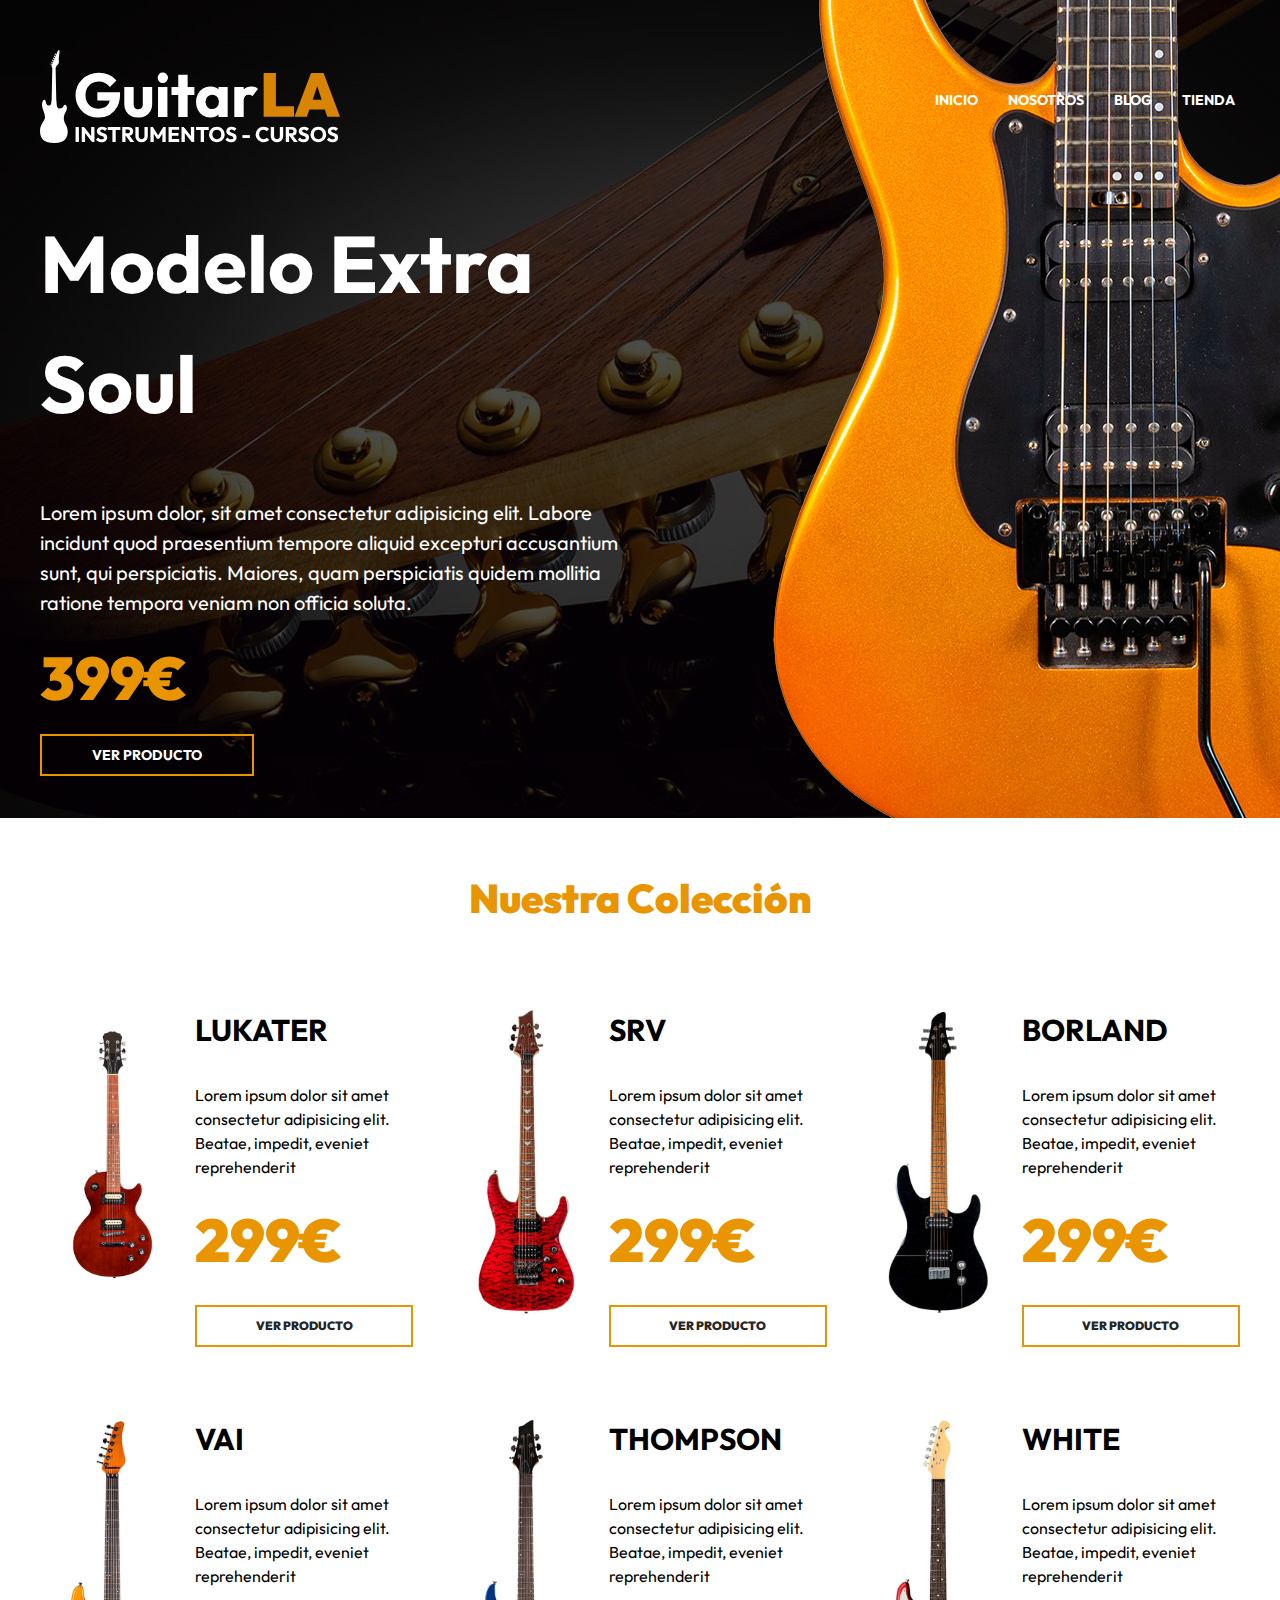
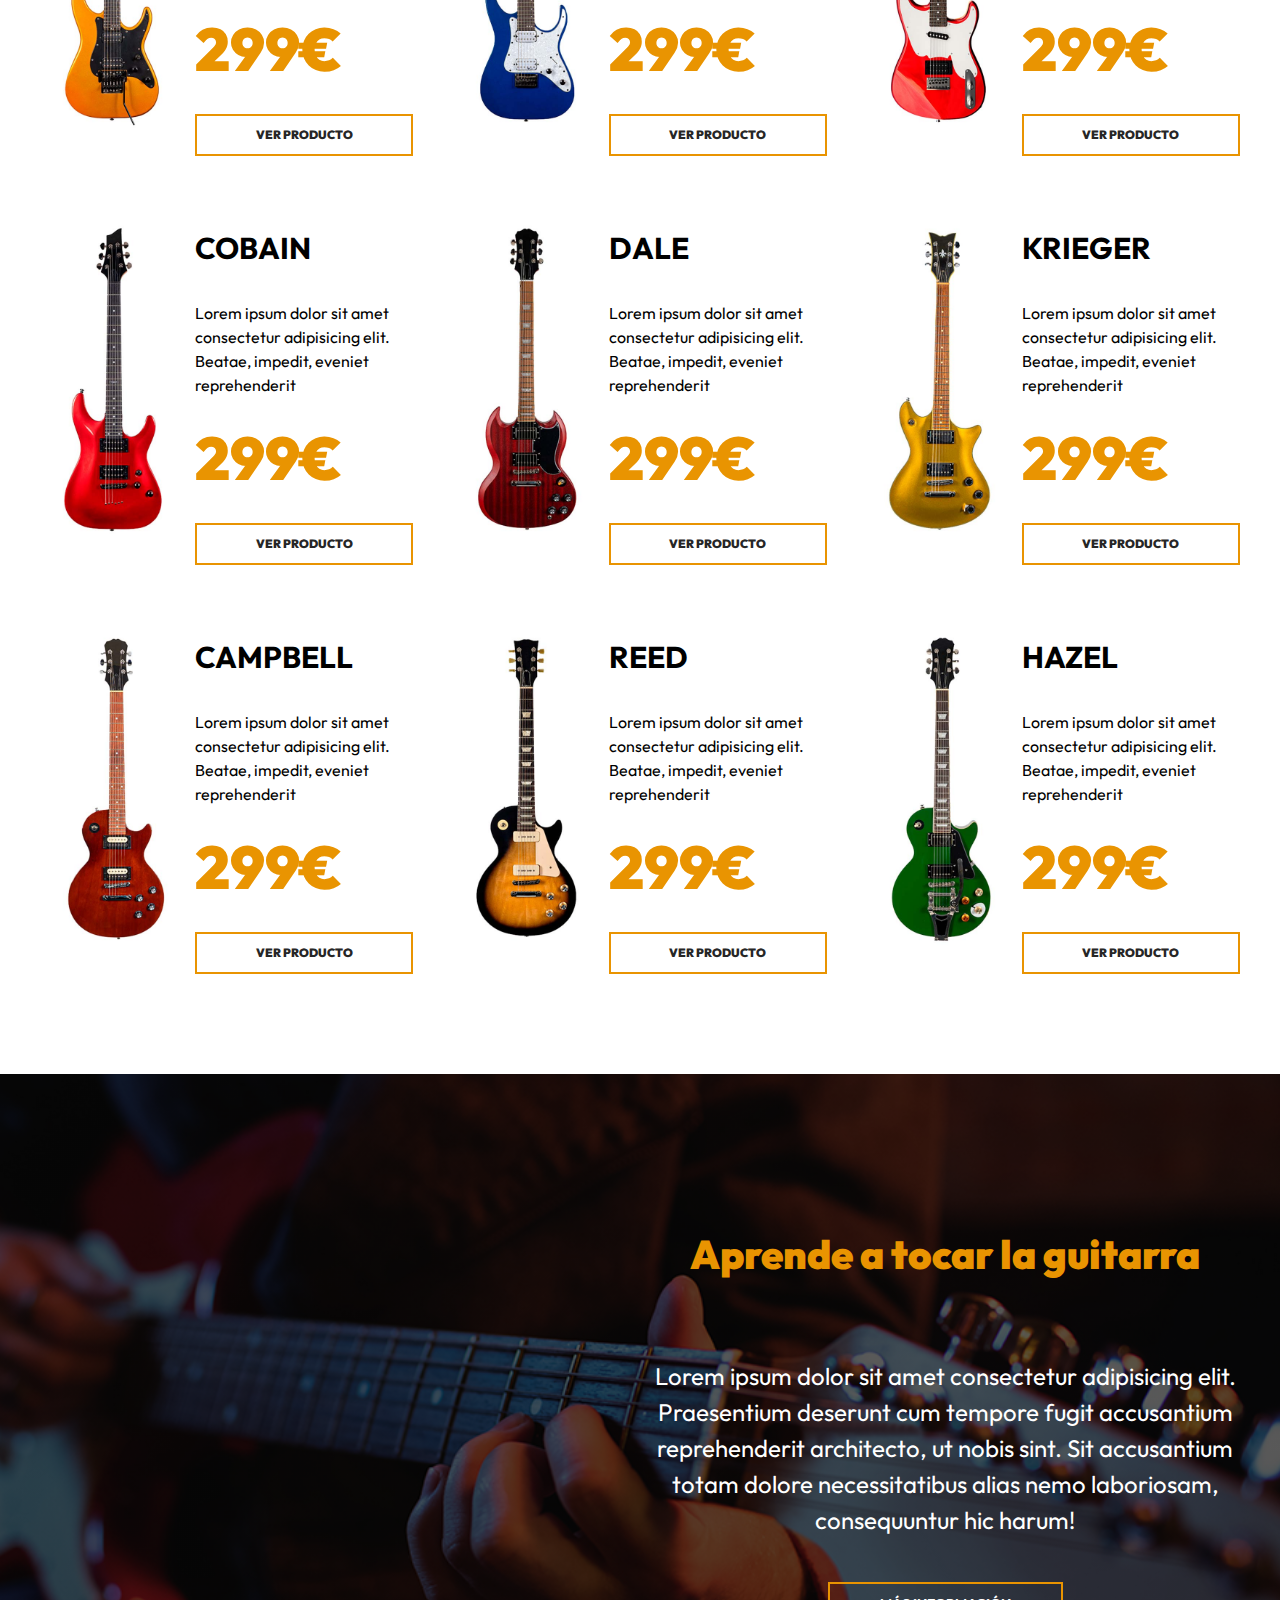
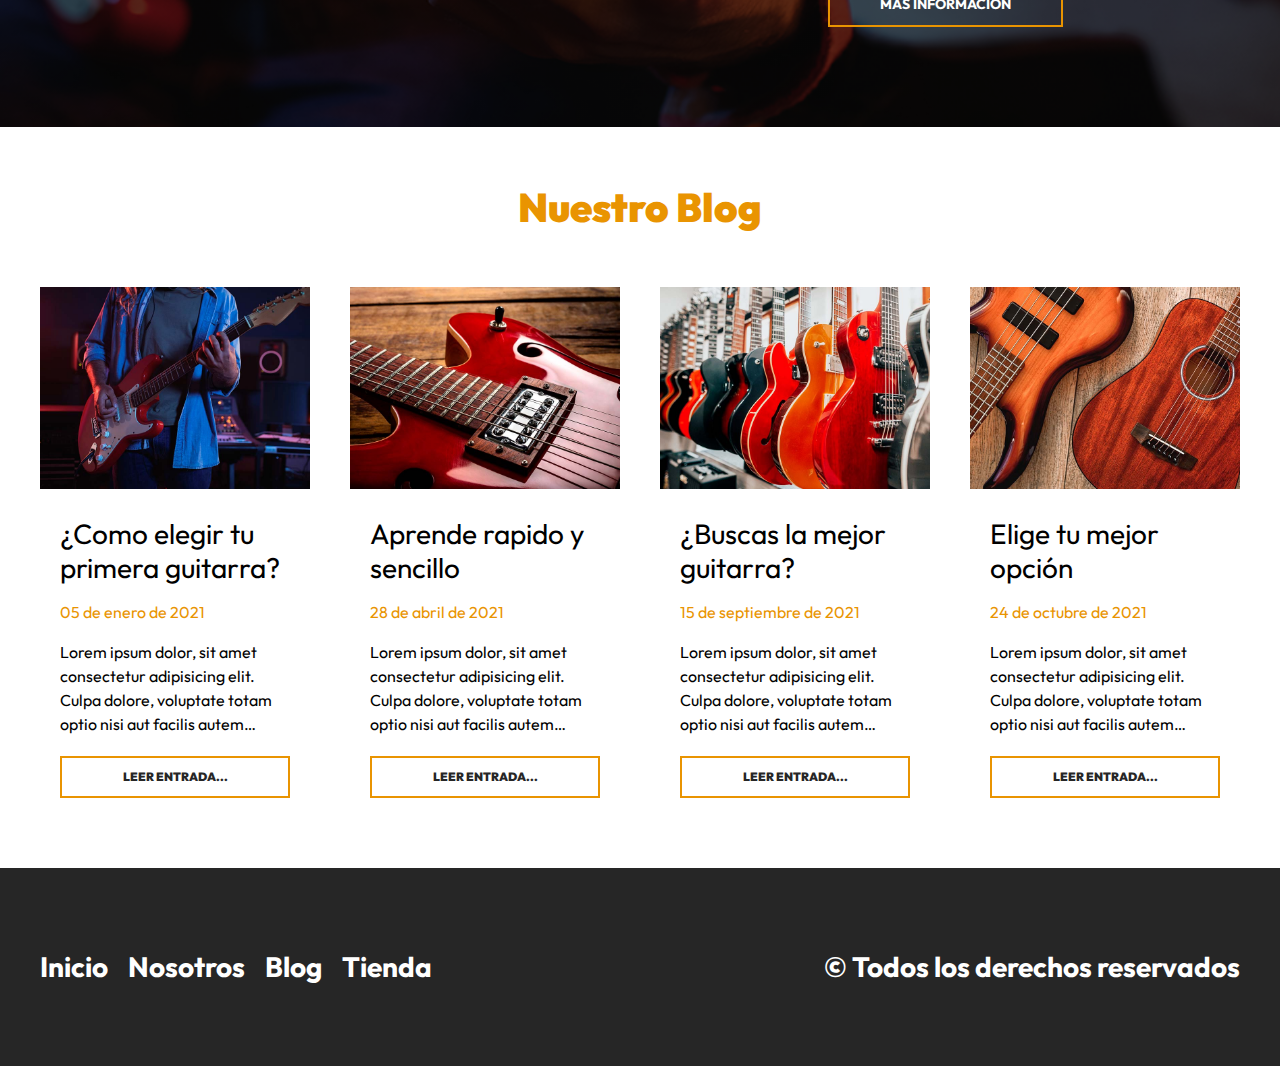
<file: index.html>
<!DOCTYPE html>
<html lang="en">

<head>
    <meta charset="UTF-8">
    <meta http-equiv="X-UA-Compatible" content="IE=edge">
    <meta name="viewport" content="width=device-width, initial-scale=1.0">
    <title>GuitarLA</title>
    <link rel="stylesheet" href="css/normalize.css">
    <link rel="preconnect" href="https://fonts.googleapis.com">
    <link rel="preconnect" href="https://fonts.gstatic.com" crossorigin>
    <link href="https://fonts.googleapis.com/css2?family=Outfit:wght@400;700;900&display=swap" rel="stylesheet">
    <link rel="stylesheet" href="css/app.css">
</head>

<body>

    <header class="header">
        <div class="header__contenedor">
            <div class="header__barra">
                <a href="/">
                    <img class="header__logo" src="img/logo.svg" alt="imagen logo">
                </a>


                <nav class="navegacion">
                    <a class="navegacion__enlace" href="index.html">Inicio</a>
                    <a class="navegacion__enlace" href="nosotros.html">Nosotros</a>
                    <a class="navegacion__enlace" href="blog.html">Blog</a>
                    <a class="navegacion__enlace" href="tienda.html">Tienda</a>
                </nav>
            </div> <!-- .header-barra -->

            <div class="modelo">
                <h1 class="modelo__nombre">Modelo Extra Soul</h1>
                <p class="modelo__descripcion">
                    Lorem ipsum dolor, sit amet consectetur adipisicing elit. Labore incidunt quod praesentium tempore
                    aliquid excepturi accusantium sunt, qui perspiciatis. Maiores, quam perspiciatis quidem mollitia
                    ratione tempora veniam non officia soluta.
                </p>
                <p class="modelo__precio">399€</p>
                <a class="modelo__enlace" href="producto.html">Ver Producto</a>
            </div>
        </div>
        <img class="header__guitarra" src="img/header_guitarra.png" alt=" imagen guitarra">
    </header>

    <main class="productos productos__contenedor">
        <h2 class="productos__heading">
            Nuestra Colección
        </h2>

        <div class="productos__grid">
            <div class="producto">
                <img class="producto__imagen" src="img/guitarra_01.jpg" alt=" imagen guitarra">
                <div class="producto__contenido">
                    <h3 class="producto__nombre">
                        Lukater
                    </h3>
                    <p class="producto__descripcion">Lorem ipsum dolor sit amet consectetur adipisicing elit. Beatae,
                        impedit, eveniet reprehenderit</p>
                    <p class="producto__precio">299€</p>
                    <a class="producto__enlace" href="producto.html">Ver Producto</a>
                </div>
            </div>
            <!--./producto-->

            <div class="producto">
                <img class="producto__imagen" src="img/guitarra_02.jpg" alt=" imagen guitarra">
                <div class="producto__contenido">
                    <h3 class="producto__nombre">
                        SRV
                    </h3>
                    <p class="producto__descripcion">Lorem ipsum dolor sit amet consectetur adipisicing elit. Beatae,
                        impedit, eveniet reprehenderit</p>
                    <p class="producto__precio">299€</p>
                    <a class="producto__enlace" href="producto.html">Ver Producto</a>
                </div>
            </div>
            <!--./producto-->

            <div class="producto">
                <img class="producto__imagen" src="img/guitarra_03.jpg" alt=" imagen guitarra">
                <div class="producto__contenido">
                    <h3 class="producto__nombre">
                        Borland
                    </h3>
                    <p class="producto__descripcion">Lorem ipsum dolor sit amet consectetur adipisicing elit. Beatae,
                        impedit, eveniet reprehenderit</p>
                    <p class="producto__precio">299€</p>
                    <a class="producto__enlace" href="producto.html">Ver Producto</a>
                </div>
            </div>
            <!--./producto-->

            <div class="producto">
                <img class="producto__imagen" src="img/guitarra_04.jpg" alt=" imagen guitarra">
                <div class="producto__contenido">
                    <h3 class="producto__nombre">
                        Vai
                    </h3>
                    <p class="producto__descripcion">Lorem ipsum dolor sit amet consectetur adipisicing elit. Beatae,
                        impedit, eveniet reprehenderit</p>
                    <p class="producto__precio">299€</p>
                    <a class="producto__enlace" href="producto.html">Ver Producto</a>
                </div>
            </div>
            <!--./producto-->

            <div class="producto">
                <img class="producto__imagen" src="img/guitarra_05.jpg" alt=" imagen guitarra">
                <div class="producto__contenido">
                    <h3 class="producto__nombre">
                        Thompson
                    </h3>
                    <p class="producto__descripcion">Lorem ipsum dolor sit amet consectetur adipisicing elit. Beatae,
                        impedit, eveniet reprehenderit</p>
                    <p class="producto__precio">299€</p>
                    <a class="producto__enlace" href="producto.html">Ver Producto</a>
                </div>
            </div>
            <!--./producto-->

            <div class="producto">
                <img class="producto__imagen" src="img/guitarra_06.jpg" alt=" imagen guitarra">
                <div class="producto__contenido">
                    <h3 class="producto__nombre">
                        White
                    </h3>
                    <p class="producto__descripcion">Lorem ipsum dolor sit amet consectetur adipisicing elit. Beatae,
                        impedit, eveniet reprehenderit</p>
                    <p class="producto__precio">299€</p>
                    <a class="producto__enlace" href="producto.html">Ver Producto</a>
                </div>
            </div>
            <!--./producto-->

            <div class="producto">
                <img class="producto__imagen" src="img/guitarra_07.jpg" alt=" imagen guitarra">
                <div class="producto__contenido">
                    <h3 class="producto__nombre">
                        Cobain
                    </h3>
                    <p class="producto__descripcion">Lorem ipsum dolor sit amet consectetur adipisicing elit. Beatae,
                        impedit, eveniet reprehenderit</p>
                    <p class="producto__precio">299€</p>
                    <a class="producto__enlace" href="producto.html">Ver Producto</a>
                </div>
            </div>
            <!--./producto-->

            <div class="producto">
                <img class="producto__imagen" src="img/guitarra_08.jpg" alt=" imagen guitarra">
                <div class="producto__contenido">
                    <h3 class="producto__nombre">
                        Dale
                    </h3>
                    <p class="producto__descripcion">Lorem ipsum dolor sit amet consectetur adipisicing elit. Beatae,
                        impedit, eveniet reprehenderit</p>
                    <p class="producto__precio">299€</p>
                    <a class="producto__enlace" href="producto.html">Ver Producto</a>
                </div>
            </div>
            <!--./producto-->

            <div class="producto">
                <img class="producto__imagen" src="img/guitarra_09.jpg" alt=" imagen guitarra">
                <div class="producto__contenido">
                    <h3 class="producto__nombre">
                        Krieger
                    </h3>
                    <p class="producto__descripcion">Lorem ipsum dolor sit amet consectetur adipisicing elit. Beatae,
                        impedit, eveniet reprehenderit</p>
                    <p class="producto__precio">299€</p>
                    <a class="producto__enlace" href="producto.html">Ver Producto</a>
                </div>
            </div>
            <!--./producto-->

            <div class="producto">
                <img class="producto__imagen" src="img/guitarra_10.jpg" alt=" imagen guitarra">
                <div class="producto__contenido">
                    <h3 class="producto__nombre">
                        Campbell
                    </h3>
                    <p class="producto__descripcion">Lorem ipsum dolor sit amet consectetur adipisicing elit. Beatae,
                        impedit, eveniet reprehenderit</p>
                    <p class="producto__precio">299€</p>
                    <a class="producto__enlace" href="producto.html">Ver Producto</a>
                </div>
            </div>
            <!--./producto-->

            <div class="producto">
                <img class="producto__imagen" src="img/guitarra_11.jpg" alt=" imagen guitarra">
                <div class="producto__contenido">
                    <h3 class="producto__nombre">
                        Reed
                    </h3>
                    <p class="producto__descripcion">Lorem ipsum dolor sit amet consectetur adipisicing elit. Beatae,
                        impedit, eveniet reprehenderit</p>
                    <p class="producto__precio">299€</p>
                    <a class="producto__enlace" href="producto.html">Ver Producto</a>
                </div>
            </div>
            <!--./producto-->

            <div class="producto">
                <img class="producto__imagen" src="img/guitarra_12.jpg" alt=" imagen guitarra">
                <div class="producto__contenido">
                    <h3 class="producto__nombre">
                        Hazel
                    </h3>
                    <p class="producto__descripcion">Lorem ipsum dolor sit amet consectetur adipisicing elit. Beatae,
                        impedit, eveniet reprehenderit</p>
                    <p class="producto__precio">299€</p>
                    <a class="producto__enlace" href="producto.html">Ver Producto</a>
                </div>
            </div>
            <!--./producto-->
        </div>
    </main>

    <section class="cursos">
        <div class="cursos__contenedor cursos__grid">
            <div class="cursos__contenido">
                <h2 class="cursos__heading">
                    Aprende a tocar la guitarra
                </h2>
                <p class="cursos__texto">
                    Lorem ipsum dolor sit amet consectetur adipisicing elit. Praesentium deserunt cum tempore fugit
                    accusantium reprehenderit architecto, ut nobis sint. Sit accusantium totam dolore necessitatibus
                    alias nemo laboriosam, consequuntur hic harum!
                </p>
                <a class="cursos__enlace" href="#">Más información</a>
            </div>
        </div>
    </section>

    <section class="blog">
        <h2 class="blog__heading">Nuestro Blog</h2>
        <div class="blog__contenedor blog__grid">
            <article class="entrada">
                <img class="entrada__imagen" src="img/blog_1.jpg" alt="imagen blog">
                <div class="entrada__contenido">
                    <h3 class="entrada__titulo">¿Como elegir tu primera guitarra?</h3>
                    <p class="entrada__fecha">05 de enero de 2021</p>
                    <p class="entrada__texto">Lorem ipsum dolor, sit amet consectetur adipisicing elit. Culpa dolore,
                        voluptate totam optio nisi aut facilis autem recusandae earum repellendus aperiam labore.</p>
                    <a class="entrada__enlace" href="entrada.html">Leer Entrada...</a>
                </div>
            </article>

            <article class="entrada">
                <img class="entrada__imagen" src="img/blog_2.jpg" alt="imagen blog">
                <div class="entrada__contenido">
                    <h3 class="entrada__titulo">Aprende rapido y sencillo</h3>
                    <p class="entrada__fecha">28 de abril de 2021</p>
                    <p class="entrada__texto">Lorem ipsum dolor, sit amet consectetur adipisicing elit. Culpa dolore,
                        voluptate totam optio nisi aut facilis autem recusandae earum repellendus aperiam labore.</p>
                    <a class="entrada__enlace" href="entrada.html">Leer Entrada...</a>
                </div>
            </article>


            <article class="entrada">
                <img class="entrada__imagen" src="img/blog_3.jpg" alt="imagen blog">
                <div class="entrada__contenido">
                    <h3 class="entrada__titulo">¿Buscas la mejor guitarra?</h3>
                    <p class="entrada__fecha">15 de septiembre de 2021</p>
                    <p class="entrada__texto">Lorem ipsum dolor, sit amet consectetur adipisicing elit. Culpa dolore,
                        voluptate totam optio nisi aut facilis autem recusandae earum repellendus aperiam labore.</p>
                    <a class="entrada__enlace" href="entrada.html">Leer Entrada...</a>
                </div>
            </article>


            <article class="entrada">
                <img class="entrada__imagen" src="img/blog_4.jpg" alt="imagen blog">
                <div class="entrada__contenido">
                    <h3 class="entrada__titulo">Elige tu mejor opción</h3>
                    <p class="entrada__fecha">24 de octubre de 2021</p>
                    <p class="entrada__texto">Lorem ipsum dolor, sit amet consectetur adipisicing elit. Culpa dolore,
                        voluptate totam optio nisi aut facilis autem recusandae earum repellendus aperiam labore.</p>
                    <a class="entrada__enlace" href="entrada.html">Leer Entrada...</a>
                </div>
            </article>
        </div>
    </section>

    <footer class="footer">
        <div class="footer__contenedor footer__contenido">
            <nav class="footer__nav">
                <a href="index.html" class="footer__enlace">Inicio</a>
                <a href="nosotros.html" class="footer__enlace">Nosotros</a>
                <a href="blog.html" class="footer__enlace">Blog</a>
                <a href="tienda.html" class="footer__enlace">Tienda</a>
            </nav>

            <p class="footer__copyright">
                &copy; Todos los derechos reservados
            </p>
        </div>
    </footer>
</body>

</html>
</file>
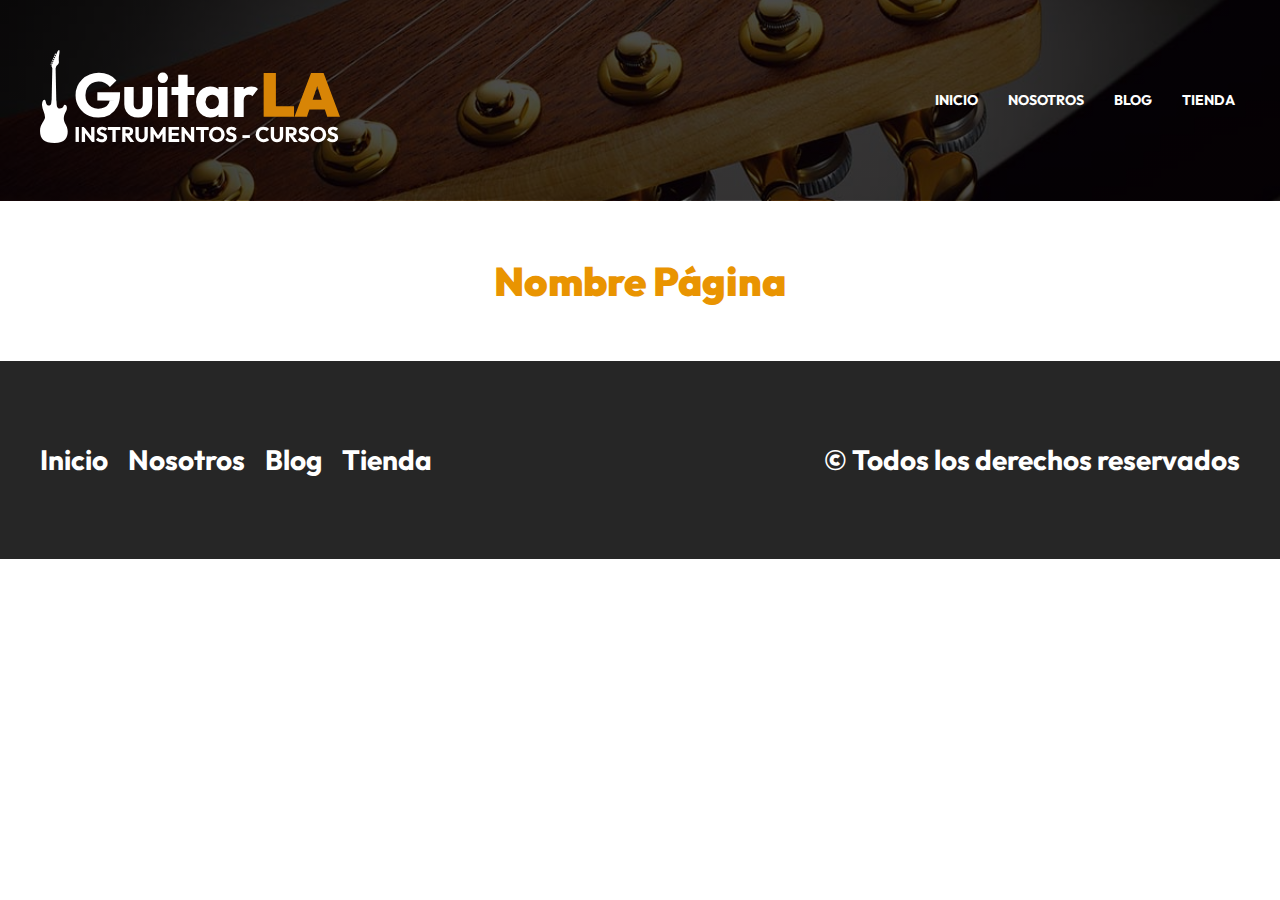
<file: base.html>
<!DOCTYPE html>
<html lang="en">

<head>
    <meta charset="UTF-8">
    <meta http-equiv="X-UA-Compatible" content="IE=edge">
    <meta name="viewport" content="width=device-width, initial-scale=1.0">
    <title>GuitarLA: nombre página</title>
    <link rel="stylesheet" href="css/normalize.css">
    <link rel="preconnect" href="https://fonts.googleapis.com">
    <link rel="preconnect" href="https://fonts.gstatic.com" crossorigin>
    <link href="https://fonts.googleapis.com/css2?family=Outfit:wght@400;700;900&display=swap" rel="stylesheet">
    <link rel="stylesheet" href="css/app.css">
</head>

<body>

    <header class="header">
        <div class="header__contenedor">
            <div class="header__barra">
                <a href="/">
                    <img class="header__logo" src="img/logo.svg" alt="imagen logo">
                </a>


                <nav class="navegacion">
                    <a class="navegacion__enlace" href="index.html">Inicio</a>
                    <a class="navegacion__enlace" href="nosotros.html">Nosotros</a>
                    <a class="navegacion__enlace" href="blog.html">Blog</a>
                    <a class="navegacion__enlace" href="tienda.html">Tienda</a>
                </nav>
            </div> <!-- .header-barra -->
        </div>
    </header>

    <main class="contenedor">
        <h2 class="heading">Nombre Página</h2>
    </main>

    <footer class="footer">
        <div class="footer__contenedor footer__contenido">
            <nav class="footer__nav">
                <a href="index.html" class="footer__enlace">Inicio</a>
                <a href="nosotros.html" class="footer__enlace">Nosotros</a>
                <a href="blog.html" class="footer__enlace">Blog</a>
                <a href="tienda.html" class="footer__enlace">Tienda</a>
            </nav>

            <p class="footer__copyright">
                &copy; Todos los derechos reservados
            </p>
        </div>
    </footer>
</body>

</html>
</file>
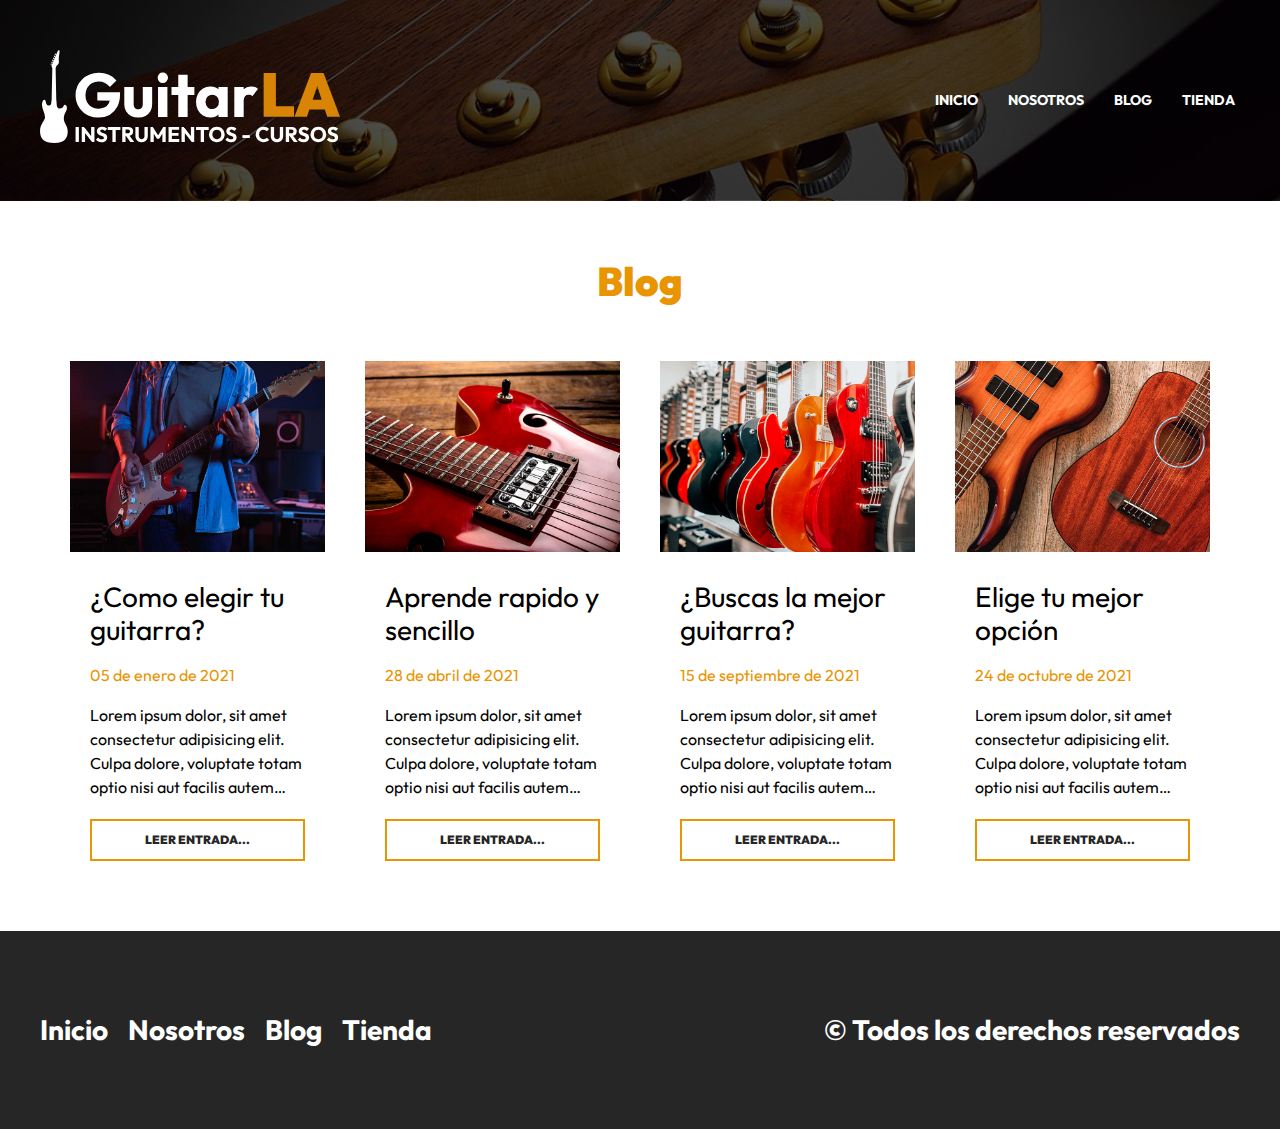
<file: blog.html>
<!DOCTYPE html>
<html lang="en">

<head>
    <meta charset="UTF-8">
    <meta http-equiv="X-UA-Compatible" content="IE=edge">
    <meta name="viewport" content="width=device-width, initial-scale=1.0">
    <title>GuitarLA: Blog</title>
    <link rel="stylesheet" href="css/normalize.css">
    <link rel="preconnect" href="https://fonts.googleapis.com">
    <link rel="preconnect" href="https://fonts.gstatic.com" crossorigin>
    <link href="https://fonts.googleapis.com/css2?family=Outfit:wght@400;700;900&display=swap" rel="stylesheet">
    <link rel="stylesheet" href="css/app.css">
</head>

<body>

    <header class="header">
        <div class="header__contenedor">
            <div class="header__barra">
                <a href="/">
                    <img class="header__logo" src="img/logo.svg" alt="imagen logo">
                </a>


                <nav class="navegacion">
                    <a class="navegacion__enlace" href="index.html">Inicio</a>
                    <a class="navegacion__enlace" href="nosotros.html">Nosotros</a>
                    <a class="navegacion__enlace" href="blog.html">Blog</a>
                    <a class="navegacion__enlace" href="tienda.html">Tienda</a>
                </nav>
            </div> <!-- .header-barra -->
        </div>
    </header>

    <main class="blog blog__contenedor">
        <h2 class="blog__heading">Blog</h2>
            <div class="blog__contenedor blog__grid">
                <article class="entrada">
                    <img class="entrada__imagen" src="img/blog_1.jpg" alt="imagen blog">
                    <div class="entrada__contenido">
                        <h3 class="entrada__titulo">¿Como elegir tu guitarra?</h3>
                        <p class="entrada__fecha">05 de enero de 2021</p>
                        <p class="entrada__texto">Lorem ipsum dolor, sit amet consectetur adipisicing elit. Culpa
                            dolore,
                            voluptate totam optio nisi aut facilis autem recusandae earum repellendus aperiam labore.
                        </p>
                        <a class="entrada__enlace" href="entrada.html">Leer Entrada...</a>
                    </div>
                </article>

                <article class="entrada">
                    <img class="entrada__imagen" src="img/blog_2.jpg" alt="imagen blog">
                    <div class="entrada__contenido">
                        <h3 class="entrada__titulo">Aprende rapido y sencillo</h3>
                        <p class="entrada__fecha">28 de abril de 2021</p>
                        <p class="entrada__texto">Lorem ipsum dolor, sit amet consectetur adipisicing elit. Culpa
                            dolore,
                            voluptate totam optio nisi aut facilis autem recusandae earum repellendus aperiam labore.
                        </p>
                        <a class="entrada__enlace" href="entrada.html">Leer Entrada...</a>
                    </div>
                </article>


                <article class="entrada">
                    <img class="entrada__imagen" src="img/blog_3.jpg" alt="imagen blog">
                    <div class="entrada__contenido">
                        <h3 class="entrada__titulo">¿Buscas la mejor guitarra?</h3>
                        <p class="entrada__fecha">15 de septiembre de 2021</p>
                        <p class="entrada__texto">Lorem ipsum dolor, sit amet consectetur adipisicing elit. Culpa
                            dolore,
                            voluptate totam optio nisi aut facilis autem recusandae earum repellendus aperiam labore.
                        </p>
                        <a class="entrada__enlace" href="entrada.html">Leer Entrada...</a>
                    </div>
                </article>


                <article class="entrada">
                    <img class="entrada__imagen" src="img/blog_4.jpg" alt="imagen blog">
                    <div class="entrada__contenido">
                        <h3 class="entrada__titulo">Elige tu mejor opción</h3>
                        <p class="entrada__fecha">24 de octubre de 2021</p>
                        <p class="entrada__texto">Lorem ipsum dolor, sit amet consectetur adipisicing elit. Culpa
                            dolore,
                            voluptate totam optio nisi aut facilis autem recusandae earum repellendus aperiam labore.
                        </p>
                        <a class="entrada__enlace" href="entrada.html">Leer Entrada...</a>
                    </div>
                </article>
            </div>
        </section>
    </main>

    <footer class="footer">
        <div class="footer__contenedor footer__contenido">
            <nav class="footer__nav">
                <a href="index.html" class="footer__enlace">Inicio</a>
                <a href="nosotros.html" class="footer__enlace">Nosotros</a>
                <a href="blog.html" class="footer__enlace">Blog</a>
                <a href="tienda.html" class="footer__enlace">Tienda</a>
            </nav>

            <p class="footer__copyright">
                &copy; Todos los derechos reservados
            </p>
        </div>
    </footer>
</body>

</html>
</file>
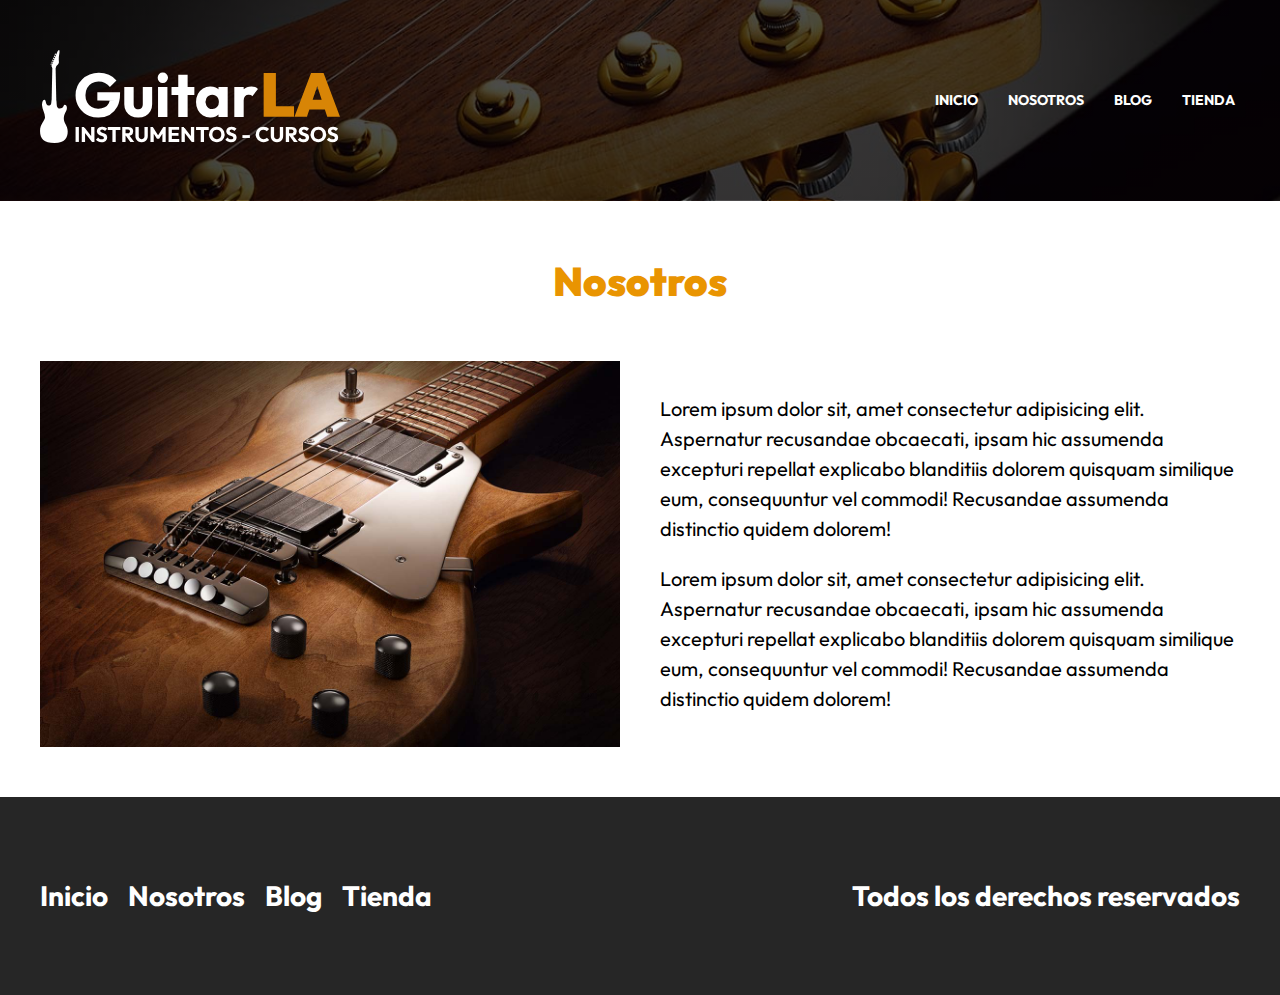
<file: nosotros.html>
<!DOCTYPE html>
<html lang="en">

<head>
    <meta charset="UTF-8">
    <meta http-equiv="X-UA-Compatible" content="IE=edge">
    <meta name="viewport" content="width=device-width, initial-scale=1.0">
    <title>GuitarLA: Nosotros</title>
    <link rel="stylesheet" href="css/normalize.css">
    <link rel="preconnect" href="https://fonts.googleapis.com">
    <link rel="preconnect" href="https://fonts.gstatic.com" crossorigin>
    <link href="https://fonts.googleapis.com/css2?family=Outfit:wght@400;700;900&display=swap" rel="stylesheet">
    <link rel="stylesheet" href="css/app.css">
</head>

<body>

    <header class="header">
        <div class="header__contenedor">
            <div class="header__barra">
                <a href="/">
                    <img class="header__logo" src="img/logo.svg" alt="imagen logo">
                </a>

                <nav class="navegacion">
                    <a class="navegacion__enlace" href="index.html">Inicio</a>
                    <a class="navegacion__enlace" href="nosotros.html">Nosotros</a>
                    <a class="navegacion__enlace" href="blog.html">Blog</a>
                    <a class="navegacion__enlace" href="tienda.html">Tienda</a>
                </nav>
            </div>
            <!--.header-barra-->
        </div>
    </header>


    <main class="nosotros nosotros__contenedor">
        <h2 class="nosotros__heading">Nosotros</h2>

        <div class="nosotros__grid">
            <img src="img/nosotros.jpg" alt="imagen nosotros">

            <div class="nosotros__contenido">
                <p>Lorem ipsum dolor sit, amet consectetur adipisicing elit. Aspernatur recusandae obcaecati, ipsam hic
                    assumenda excepturi repellat explicabo blanditiis dolorem quisquam similique eum, consequuntur vel
                    commodi! Recusandae assumenda distinctio quidem dolorem!</p>

                <p>Lorem ipsum dolor sit, amet consectetur adipisicing elit. Aspernatur recusandae obcaecati, ipsam hic
                    assumenda excepturi repellat explicabo blanditiis dolorem quisquam similique eum, consequuntur vel
                    commodi! Recusandae assumenda distinctio quidem dolorem!</p>
            </div>
        </div>
    </main>

    <footer class="footer">
        <div class="footer__contenedor footer__contenido">
            <nav class="footer__nav">
                <a class="footer__enlace" href="index.html">Inicio</a>
                <a class="footer__enlace" href="nosotros.html">Nosotros</a>
                <a class="footer__enlace" href="blog.html">Blog</a>
                <a class="footer__enlace" href="tienda.html">Tienda</a>
            </nav>
            <p class="footer__copyright">Todos los derechos reservados</p>
        </div>
    </footer>

</body>

</html>
</file>
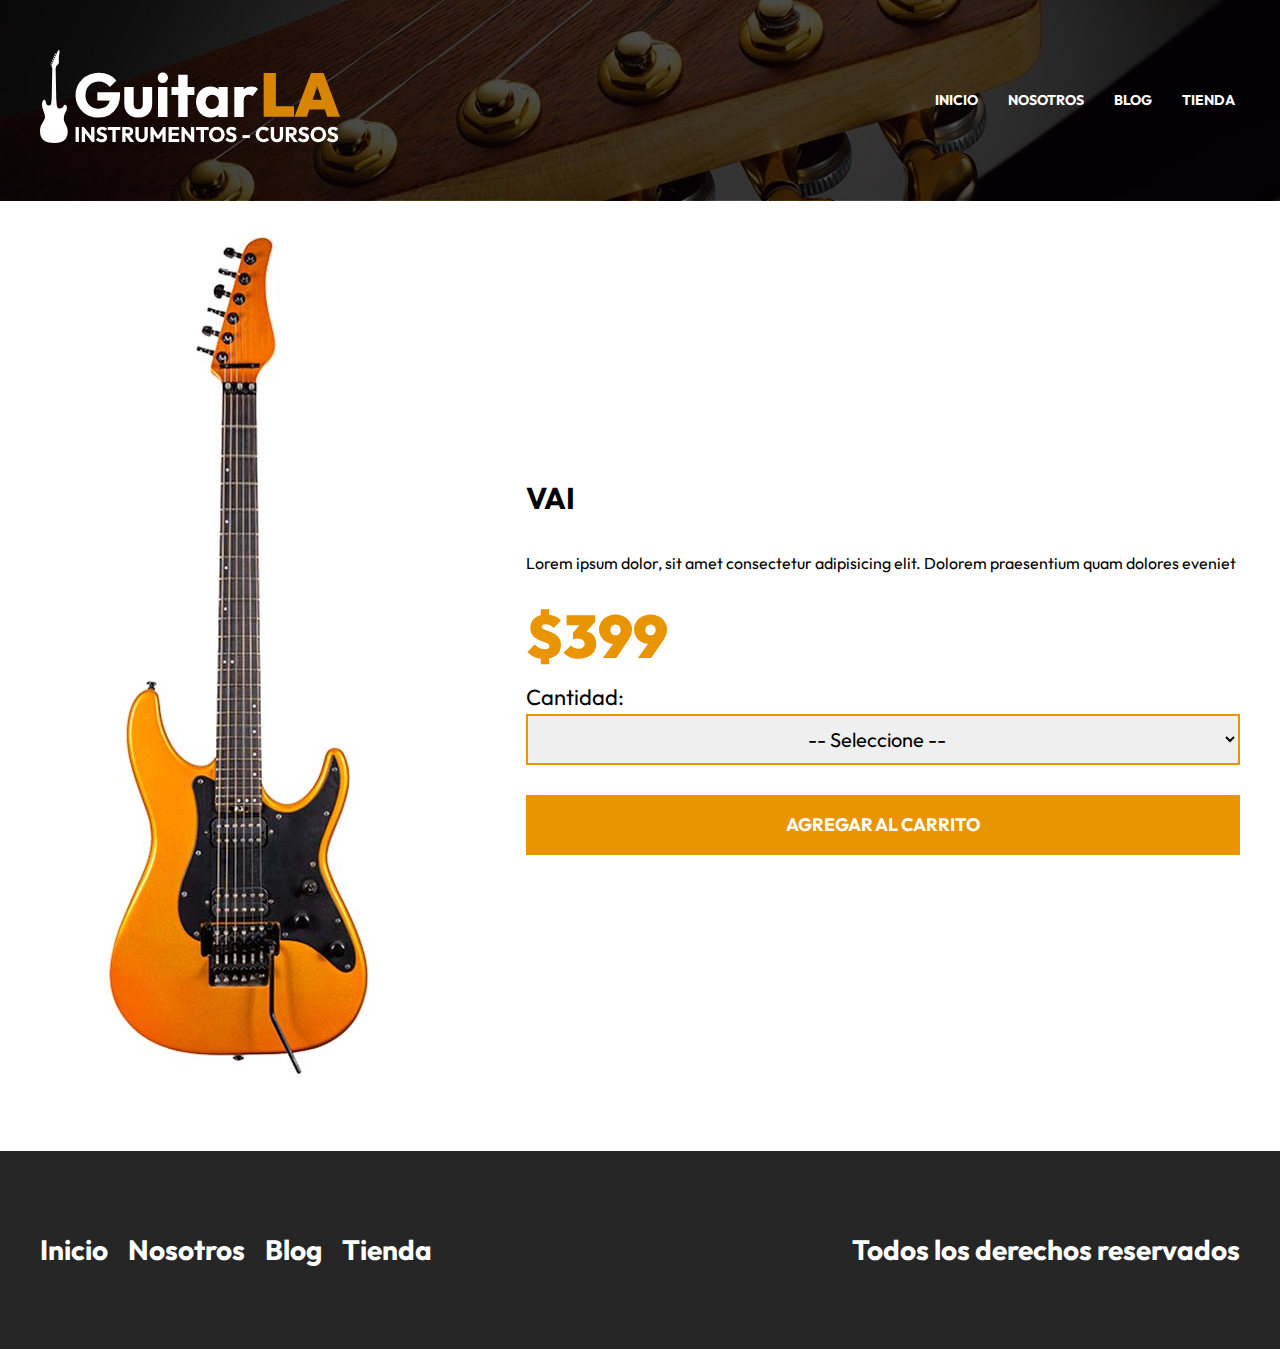
<file: producto.html>
<!DOCTYPE html>
<html lang="en">

<head>
    <meta charset="UTF-8">
    <meta http-equiv="X-UA-Compatible" content="IE=edge">
    <meta name="viewport" content="width=device-width, initial-scale=1.0">
    <title>GuitarLA: Nombre Página</title>
    <link rel="stylesheet" href="css/normalize.css">
    <link rel="preconnect" href="https://fonts.googleapis.com">
    <link rel="preconnect" href="https://fonts.gstatic.com" crossorigin>
    <link href="https://fonts.googleapis.com/css2?family=Outfit:wght@400;700;900&display=swap" rel="stylesheet">
    <link rel="stylesheet" href="css/app.css">
</head>

<body>

    <header class="header">
        <div class="header__contenedor">
            <div class="header__barra">
                <a href="/">
                    <img class="header__logo" src="img/logo.svg" alt="imagen logo">
                </a>

                <nav class="navegacion">
                    <a class="navegacion__enlace" href="index.html">Inicio</a>
                    <a class="navegacion__enlace" href="nosotros.html">Nosotros</a>
                    <a class="navegacion__enlace" href="blog.html">Blog</a>
                    <a class="navegacion__enlace" href="tienda.html">Tienda</a>
                </nav>
            </div>
            <!--.header-barra-->
        </div>
    </header>


    <main class="contenedor">
        <div class="producto">
            <img class="producto__imagen" src="img/guitarra_04.jpg" alt="imagen guitarra">

            <div class="producto__contenido">
                <h3 class="producto__nombre">Vai</h3>
                <p class="producto__descripcion">Lorem ipsum dolor, sit amet consectetur adipisicing elit. Dolorem
                    praesentium quam dolores eveniet</p>
                <p class="producto__precio">$399</p>

                <form class="producto__formulario">
                    <label class="producto__label">Cantidad:</label>
                    <select class="producto__cantidad">
                        <option value="">-- Seleccione --</option>
                        <option value="1">1</option>
                        <option value="2">2</option>
                        <option value="3">3</option>
                        <option value="4">4</option>
                        <option value="5">5</option>
                        <option value="6">6</option>
                        <option value="7">7</option>
                        <option value="8">8</option>
                        <option value="9">9</option>
                        <option value="10">10</option>
                    </select>

                    <input type="submit" class="producto__agregar-carrito" value="Agregar al Carrito">
                </form>
            </div>
        </div>
        <!--./producto-->
    </main>

    <footer class="footer">
        <div class="footer__contenedor footer__contenido">
            <nav class="footer__nav">
                <a class="footer__enlace" href="index.html">Inicio</a>
                <a class="footer__enlace" href="nosotros.html">Nosotros</a>
                <a class="footer__enlace" href="blog.html">Blog</a>
                <a class="footer__enlace" href="tienda.html">Tienda</a>
            </nav>
            <p class="footer__copyright">Todos los derechos reservados</p>
        </div>
    </footer>

</body>

</html>
</file>
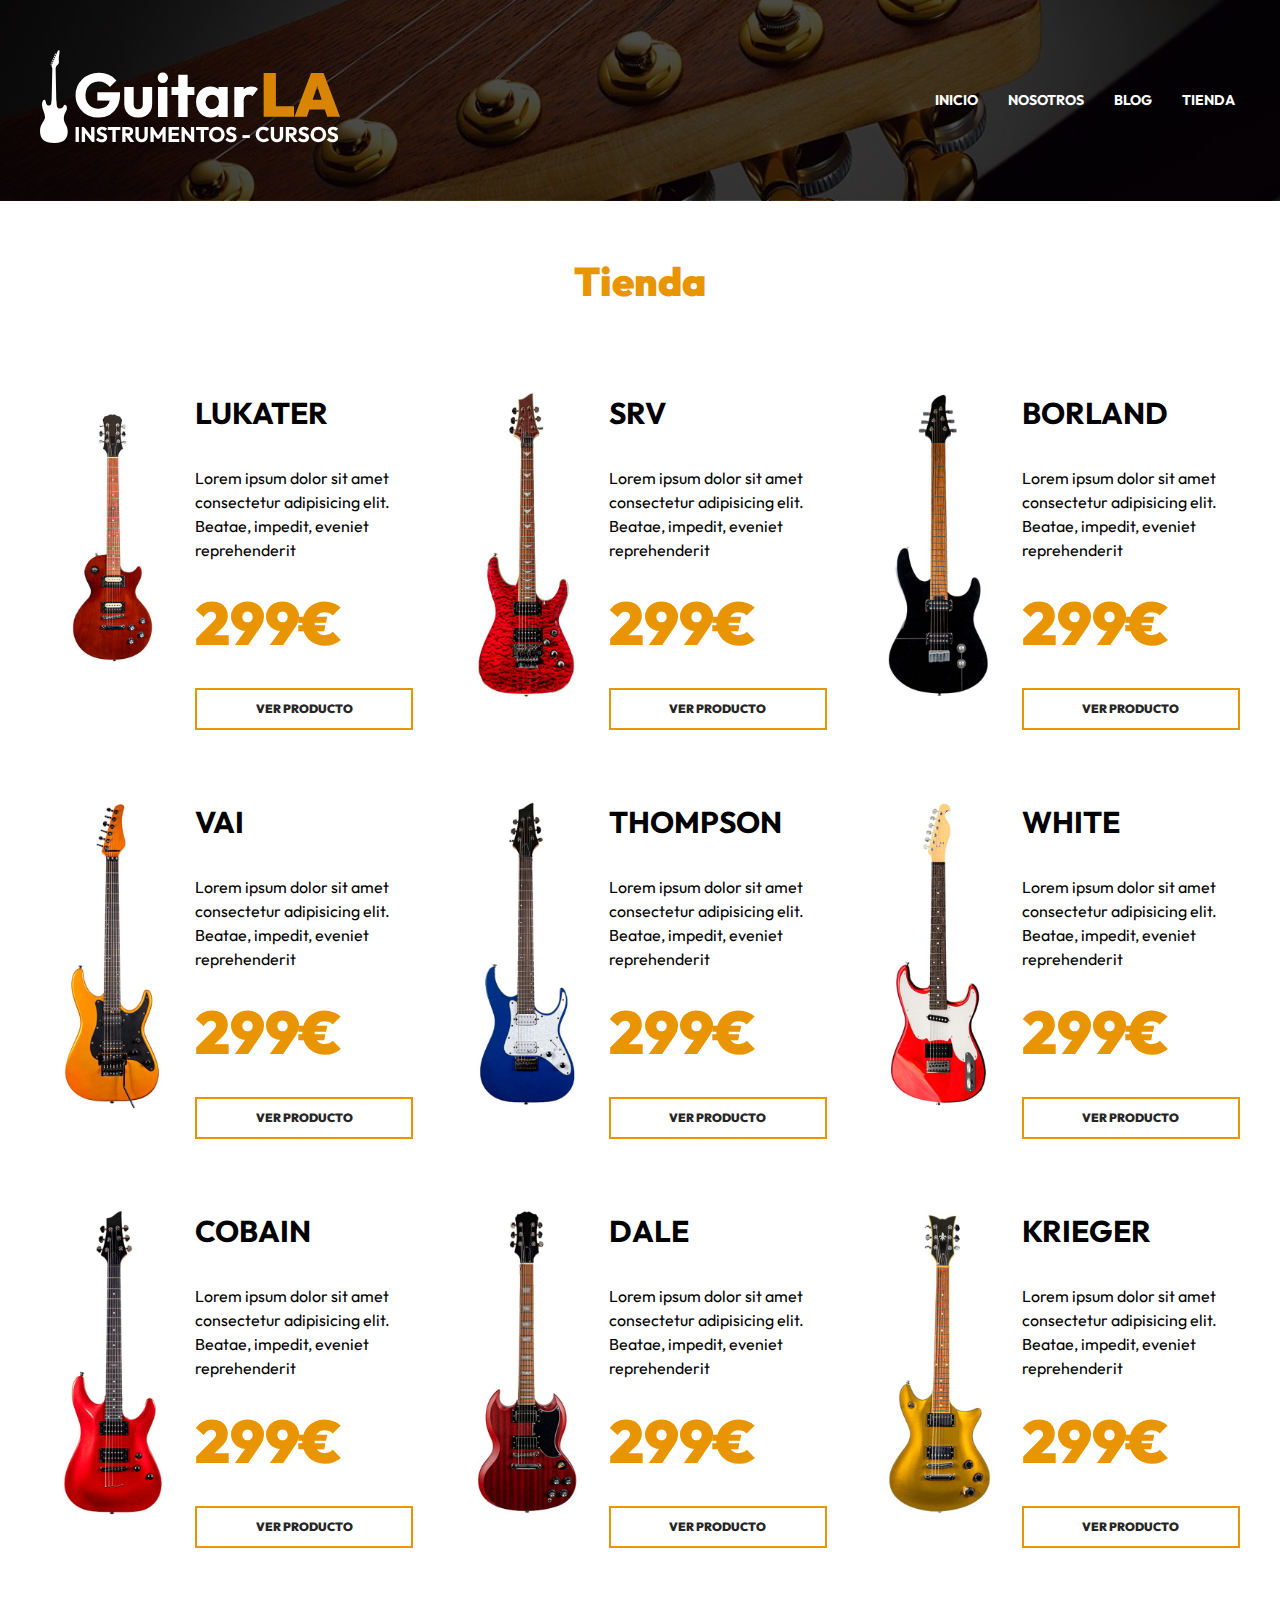
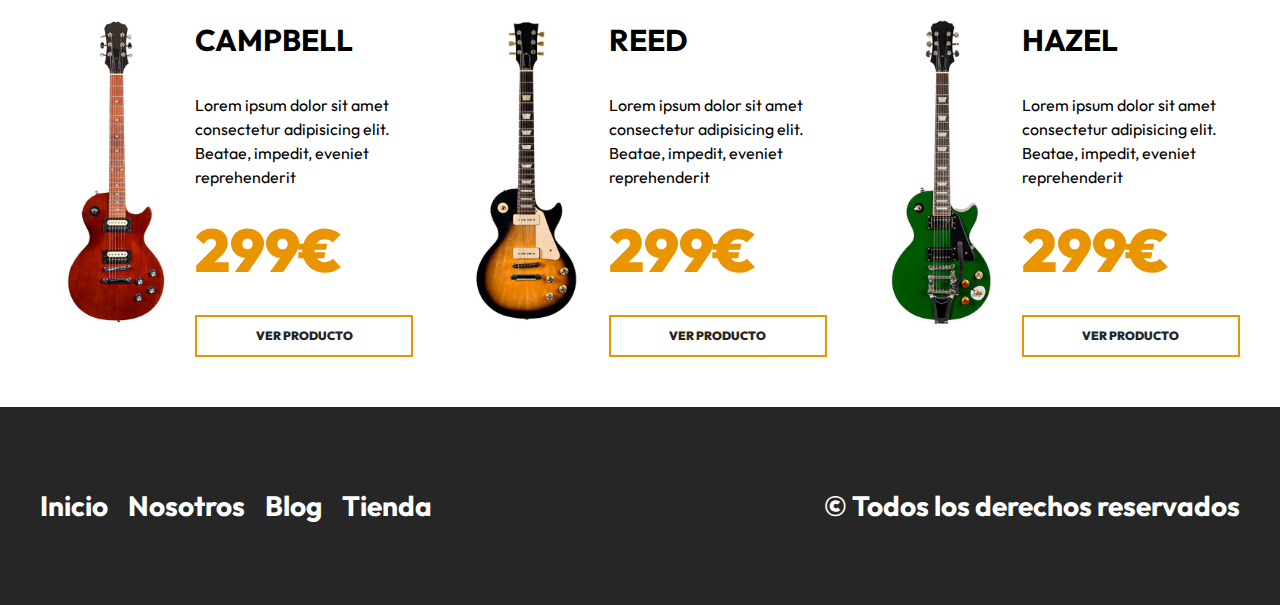
<file: tienda.html>
<!DOCTYPE html>
<html lang="en">

<head>
    <meta charset="UTF-8">
    <meta http-equiv="X-UA-Compatible" content="IE=edge">
    <meta name="viewport" content="width=device-width, initial-scale=1.0">
    <title>GuitarLA: Tienda</title>
    <link rel="stylesheet" href="css/normalize.css">
    <link rel="preconnect" href="https://fonts.googleapis.com">
    <link rel="preconnect" href="https://fonts.gstatic.com" crossorigin>
    <link href="https://fonts.googleapis.com/css2?family=Outfit:wght@400;700;900&display=swap" rel="stylesheet">
    <link rel="stylesheet" href="css/app.css">
</head>

<body>

    <header class="header">
        <div class="header__contenedor">
            <div class="header__barra">
                <a href="/">
                    <img class="header__logo" src="img/logo.svg" alt="imagen logo">
                </a>


                <nav class="navegacion">
                    <a class="navegacion__enlace" href="index.html">Inicio</a>
                    <a class="navegacion__enlace" href="nosotros.html">Nosotros</a>
                    <a class="navegacion__enlace" href="blog.html">Blog</a>
                    <a class="navegacion__enlace" href="tienda.html">Tienda</a>
                </nav>
            </div> <!-- .header-barra -->
        </div>
    </header>

    <main class="tienda tienda__contenedor">
        <h2 class="heading">Tienda</h2>
        <div class="productos__grid">
            <div class="producto">
                <img class="producto__imagen" src="img/guitarra_01.jpg" alt=" imagen guitarra">
                <div class="producto__contenido">
                    <h3 class="producto__nombre">
                        Lukater
                    </h3>
                    <p class="producto__descripcion">Lorem ipsum dolor sit amet consectetur adipisicing elit. Beatae,
                        impedit, eveniet reprehenderit</p>
                    <p class="producto__precio">299€</p>
                    <a class="producto__enlace" href="producto.html">Ver Producto</a>
                </div>
            </div>
            <!--./producto-->

            <div class="producto">
                <img class="producto__imagen" src="img/guitarra_02.jpg" alt=" imagen guitarra">
                <div class="producto__contenido">
                    <h3 class="producto__nombre">
                        SRV
                    </h3>
                    <p class="producto__descripcion">Lorem ipsum dolor sit amet consectetur adipisicing elit. Beatae,
                        impedit, eveniet reprehenderit</p>
                    <p class="producto__precio">299€</p>
                    <a class="producto__enlace" href="producto.html">Ver Producto</a>
                </div>
            </div>
            <!--./producto-->

            <div class="producto">
                <img class="producto__imagen" src="img/guitarra_03.jpg" alt=" imagen guitarra">
                <div class="producto__contenido">
                    <h3 class="producto__nombre">
                        Borland
                    </h3>
                    <p class="producto__descripcion">Lorem ipsum dolor sit amet consectetur adipisicing elit. Beatae,
                        impedit, eveniet reprehenderit</p>
                    <p class="producto__precio">299€</p>
                    <a class="producto__enlace" href="producto.html">Ver Producto</a>
                </div>
            </div>
            <!--./producto-->

            <div class="producto">
                <img class="producto__imagen" src="img/guitarra_04.jpg" alt=" imagen guitarra">
                <div class="producto__contenido">
                    <h3 class="producto__nombre">
                        Vai
                    </h3>
                    <p class="producto__descripcion">Lorem ipsum dolor sit amet consectetur adipisicing elit. Beatae,
                        impedit, eveniet reprehenderit</p>
                    <p class="producto__precio">299€</p>
                    <a class="producto__enlace" href="producto.html">Ver Producto</a>
                </div>
            </div>
            <!--./producto-->

            <div class="producto">
                <img class="producto__imagen" src="img/guitarra_05.jpg" alt=" imagen guitarra">
                <div class="producto__contenido">
                    <h3 class="producto__nombre">
                        Thompson
                    </h3>
                    <p class="producto__descripcion">Lorem ipsum dolor sit amet consectetur adipisicing elit. Beatae,
                        impedit, eveniet reprehenderit</p>
                    <p class="producto__precio">299€</p>
                    <a class="producto__enlace" href="producto.html">Ver Producto</a>
                </div>
            </div>
            <!--./producto-->

            <div class="producto">
                <img class="producto__imagen" src="img/guitarra_06.jpg" alt=" imagen guitarra">
                <div class="producto__contenido">
                    <h3 class="producto__nombre">
                        White
                    </h3>
                    <p class="producto__descripcion">Lorem ipsum dolor sit amet consectetur adipisicing elit. Beatae,
                        impedit, eveniet reprehenderit</p>
                    <p class="producto__precio">299€</p>
                    <a class="producto__enlace" href="producto.html">Ver Producto</a>
                </div>
            </div>
            <!--./producto-->

            <div class="producto">
                <img class="producto__imagen" src="img/guitarra_07.jpg" alt=" imagen guitarra">
                <div class="producto__contenido">
                    <h3 class="producto__nombre">
                        Cobain
                    </h3>
                    <p class="producto__descripcion">Lorem ipsum dolor sit amet consectetur adipisicing elit. Beatae,
                        impedit, eveniet reprehenderit</p>
                    <p class="producto__precio">299€</p>
                    <a class="producto__enlace" href="producto.html">Ver Producto</a>
                </div>
            </div>
            <!--./producto-->

            <div class="producto">
                <img class="producto__imagen" src="img/guitarra_08.jpg" alt=" imagen guitarra">
                <div class="producto__contenido">
                    <h3 class="producto__nombre">
                        Dale
                    </h3>
                    <p class="producto__descripcion">Lorem ipsum dolor sit amet consectetur adipisicing elit. Beatae,
                        impedit, eveniet reprehenderit</p>
                    <p class="producto__precio">299€</p>
                    <a class="producto__enlace" href="producto.html">Ver Producto</a>
                </div>
            </div>
            <!--./producto-->

            <div class="producto">
                <img class="producto__imagen" src="img/guitarra_09.jpg" alt=" imagen guitarra">
                <div class="producto__contenido">
                    <h3 class="producto__nombre">
                        Krieger
                    </h3>
                    <p class="producto__descripcion">Lorem ipsum dolor sit amet consectetur adipisicing elit. Beatae,
                        impedit, eveniet reprehenderit</p>
                    <p class="producto__precio">299€</p>
                    <a class="producto__enlace" href="producto.html">Ver Producto</a>
                </div>
            </div>
            <!--./producto-->

            <div class="producto">
                <img class="producto__imagen" src="img/guitarra_10.jpg" alt=" imagen guitarra">
                <div class="producto__contenido">
                    <h3 class="producto__nombre">
                        Campbell
                    </h3>
                    <p class="producto__descripcion">Lorem ipsum dolor sit amet consectetur adipisicing elit. Beatae,
                        impedit, eveniet reprehenderit</p>
                    <p class="producto__precio">299€</p>
                    <a class="producto__enlace" href="producto.html">Ver Producto</a>
                </div>
            </div>
            <!--./producto-->

            <div class="producto">
                <img class="producto__imagen" src="img/guitarra_11.jpg" alt=" imagen guitarra">
                <div class="producto__contenido">
                    <h3 class="producto__nombre">
                        Reed
                    </h3>
                    <p class="producto__descripcion">Lorem ipsum dolor sit amet consectetur adipisicing elit. Beatae,
                        impedit, eveniet reprehenderit</p>
                    <p class="producto__precio">299€</p>
                    <a class="producto__enlace" href="producto.html">Ver Producto</a>
                </div>
            </div>
            <!--./producto-->

            <div class="producto">
                <img class="producto__imagen" src="img/guitarra_12.jpg" alt=" imagen guitarra">
                <div class="producto__contenido">
                    <h3 class="producto__nombre">
                        Hazel
                    </h3>
                    <p class="producto__descripcion">Lorem ipsum dolor sit amet consectetur adipisicing elit. Beatae,
                        impedit, eveniet reprehenderit</p>
                    <p class="producto__precio">299€</p>
                    <a class="producto__enlace" href="producto.html">Ver Producto</a>
                </div>
            </div>
            <!--./producto-->
        </div>
    </main>

    <footer class="footer">
        <div class="footer__contenedor footer__contenido">
            <nav class="footer__nav">
                <a href="index.html" class="footer__enlace">Inicio</a>
                <a href="nosotros.html" class="footer__enlace">Nosotros</a>
                <a href="blog.html" class="footer__enlace">Blog</a>
                <a href="tienda.html" class="footer__enlace">Tienda</a>
            </nav>

            <p class="footer__copyright">
                &copy; Todos los derechos reservados
            </p>
        </div>
    </footer>
</body>

</html>
</file>
<file: css/app.css>
:root {
    --primary: #e99401;
    --negro: #262626;
    --blanco: #FFF;
    --fuente-principal: 'Outfit', sans-serif;
}

html {
    font-size: 62.5%;
    box-sizing: border-box;
}

*,
*:before,
*:after {
    box-sizing: inherit;
}

body {
    font-size: 2rem;
    font-family: var(--fuente-principal);
    line-height: 1.5;
}

img {
    max-width: 100%;
}

[class*="contenedor"] {
    max-width: 120rem;
    margin: 0 auto;
    width: 95%;
}

[class*="heading"] {
    font-size: 4rem;
    text-align: center;
    font-weight: 900;
    color: var(--primary);
    margin: 5rem 0;
}

.header {
    background-image: linear-gradient(to right, rgb(0 0 0 / .7), rgb(0 0 0 / .7)), url(../img/header.jpg);
    background-size: cover;
    background-position: 50%;
    padding: 5rem 0;
    position: relative;
}

.header__guitarra {
    display: none;
}

@media (min-width: 992px) {
    .header__guitarra {
        display: block;
        position: absolute;
        right: 0;
        bottom: 0;

        /* animation-name: mostrarImagen;
        animation-duration: 1s;
        animation-delay: 0s;
        animation-timing-function: ease-in-out;
        animation-iteration-count: 1; */

        animation: 1s ease-in-out 0s 1 mostrarImagen;
    }
}

@keyframes mostrarImagen {
    0% {
        opacity: 0;
        transform: translateX(-10rem);
    }

    50% {
        opacity: 0;
    }

    100% {
        opacity: 1;
        transform: translateX(0rem);
    }
}

.header__barra {
    display: flex;
    flex-direction: column;
    align-items: center;
}

@media (min-width: 768px) {
    .header__barra {
        flex-direction: row;
        justify-content: space-between;
    }
}

.header__logo {
    width: 30rem;
}

.navegacion {
    display: flex;
    gap: 2rem;
    margin-top: 5rem;
    position: relative;
    z-index: 1;
}

@media (min-width: 768px) {
    .navegacion {
        margin-top: 0;
    }
}

.navegacion__enlace {
    color: var(--blanco);
    text-decoration: none;
    text-transform: uppercase;
    padding: .5rem;
    font-size: 1.4rem;
    font-weight: 700;
    transition-property: background-color;
    transition-duration: .3s;
}

.navegacion__enlace:hover {
    background-color: var(--primary);
}

.modelo {
    color: var(--blanco);
    margin-top: 5rem;
    text-align: center;
}

@media (min-width: 768px) {
    .modelo {
        text-align: left;
        width: 50%;
    }
}

.modelo__nombre {
    font-size: 8rem;
}

.modelo__precio {
    font-size: 6rem;
    color: var(--primary);
    font-weight: 900;
    line-height: 0;
}

.modelo__enlace {
    margin-top: 2rem;
    text-decoration: none;
    padding: 1rem 5rem;
    border: 2px solid var(--primary);
    color: var(--blanco);
    text-transform: uppercase;
    font-weight: 700;
    font-size: 1.4rem;
    transition-property: background-color;
    transition-duration: .3s;
}

.modelo__enlace:hover {
    background-color: var(--primary);
}

.productos__grid {
    display: grid;
    gap: 4rem;
}

@media (min-width: 768px) {
    .productos__grid {
        grid-template-columns: repeat(2, 1fr);
    }
}

@media (min-width: 1200px) {
    .productos__grid {
        grid-template-columns: repeat(3, 1fr);
    }
}

.producto {
    display: grid;
    grid-template-columns: 2fr 3fr;
    column-gap: 1rem;
    align-items: center;
}

.producto__nombre {
    font-size: 3rem;
    text-transform: uppercase;
}

.producto__descripcion {
    font-size: 1.6rem;
}

.producto__precio {
    color: var(--primary);
    font-size: 6rem;
    font-weight: 900;
    margin: 0;
}

.producto__enlace {
    margin-top: 2rem;
    display: block;
    text-decoration: none;
    color: var(--negro);
    padding: 1rem 5rem;
    border: 2px solid var(--primary);
    text-align: center;
    font-size: 1.2rem;
    font-weight: 900;
    text-transform: uppercase;
    transition-property: background-color;
    transition-duration: .3s;
}

.producto__enlace:hover {
    background-color: var(--primary);
    color: var(--blanco);
}

.producto__formulario {
    display: flex;
    flex-direction: column;
}

.producto__label {
    font-size: 2.2rem;
    margin-right: 1rem;
}

.producto__cantidad {
    border: 2px solid var(--primary);
    padding: 1rem;
    text-align: center;
}

.producto__cantidad:focus-visible {
    outline: 2px solid var(--primary);
    border: none;
}

.producto__agregar-carrito {
    margin-top: 3rem;
    display: block;
    background-color: var(--primary);
    text-decoration: none;
    text-transform: uppercase;
    border: none;
    text-align: center;
    padding: 2rem 5rem;
    color: var(--blanco);
    font-size: 1.8rem;
    font-weight: 700;
    transition-property: background-color;
    transition-duration: .3s;
}

.producto__agregar-carrito:hover {
    background-color: var(--negro);
    cursor: pointer;
}

.cursos {
    background-image: linear-gradient(to right, rgb(0 0 0 / .65), rgb(0 0 0 / .65)), url('../img/cursos_bg.jpg');
    padding: 10rem 0;
    margin-top: 10rem;
    background-size: cover;
    background-position: 50%;
}

@media (min-width: 768px) {
    .cursos__grid {
        display: grid;
        grid-template-columns: repeat(2, 1fr);
        column-gap: 2rem;
    }
}

.cursos__contenido {
    display: flex;
    flex-direction: column;
    align-items: center;
}

@media (min-width: 768px) {
    .cursos__contenido {
        grid-column: 2 / 3;
    }
}

.cursos__texto {
    color: var(--blanco);
    text-align: center;
    font-size: 2.4rem;
}

.cursos__enlace {
    color: var(--blanco);
    margin-top: 2rem;
    display: inline-block;
    border: 2px solid var(--primary);
    text-decoration: none;
    padding: 1rem 5rem;
    text-transform: uppercase;
    font-size: 1.4rem;
    font-weight: 700;
    transition-property: background-color;
    transition-duration: .3s;
}

.cursos__enlace:hover {
    background-color: var(--primary);
    color: var(--blanco);
}

.blog__grid {
    display: grid;
    gap: 4rem;
}

@media (min-width: 768px) {
    .blog__grid {
        grid-template-columns: repeat(2, 1fr);
    }
}

@media (min-width: 992px) {
    .blog__grid {
        grid-template-columns: repeat(4, 1fr);
    }

    .blog__grid--pagina {
        grid-template-columns: repeat(3, 1fr);
    }
}

.entrada {
    max-width: 80rem;
    margin: 0 auto;
}

.entrada__contenido {
    padding: 2rem;
}

.entrada__titulo {
    font-weight: 400;
    font-size: 2.8rem;
    margin: 0;
    line-height: 1.2;
}

.entrada__fecha {
    font-size: 1.6rem;
    color: var(--primary);
}

.entrada__enlace {
    margin-top: 2rem;
    display: block;
    text-decoration: none;
    color: var(--negro);
    padding: 1rem 5rem;
    border: 2px solid var(--primary);
    text-align: center;
    font-size: 1.2rem;
    font-weight: 900;
    text-transform: uppercase;
    transition-property: background-color;
    transition-duration: .3s;
}

.entrada__enlace:hover {
    background-color: var(--primary);
    color: var(--blanco);
}

.entrada__texto {
    display: -webkit-box;
    -webkit-box-orient: vertical;
    -webkit-line-clamp: 4;
    overflow: hidden;
    font-size: 1.6rem;
}

.footer {
    margin-top: 5rem;
    background-color: var(--negro);
    padding: 5rem 0;
}

@media (min-width: 768px) {
    .footer__contenido {
        display: flex;
        justify-content: space-between;
    }
}

.footer__nav {
    display: flex;
    flex-direction: column;
    align-items: center;
}

@media (min-width: 768px) {
    .footer__nav {
        flex-direction: row;
        gap: 2rem;
    }
}

.footer__enlace {
    font-size: 2.8rem;
    color: var(--blanco);
    text-decoration: none;
    font-weight: 700;
}

.footer__enlace:hover {
    color: var(--primary);
}

.footer__copyright {
    font-size: 2.8rem;
    color: var(--blanco);
    font-weight: 700;
    text-align: center;
}

.nosotros__grid {
    display: grid;
    gap: 4rem;
}

@media (min-width: 768px) {
    .nosotros__grid {
        grid-template-columns: repeat(2, 1fr);
        align-items: center;
    }
}
</file>
